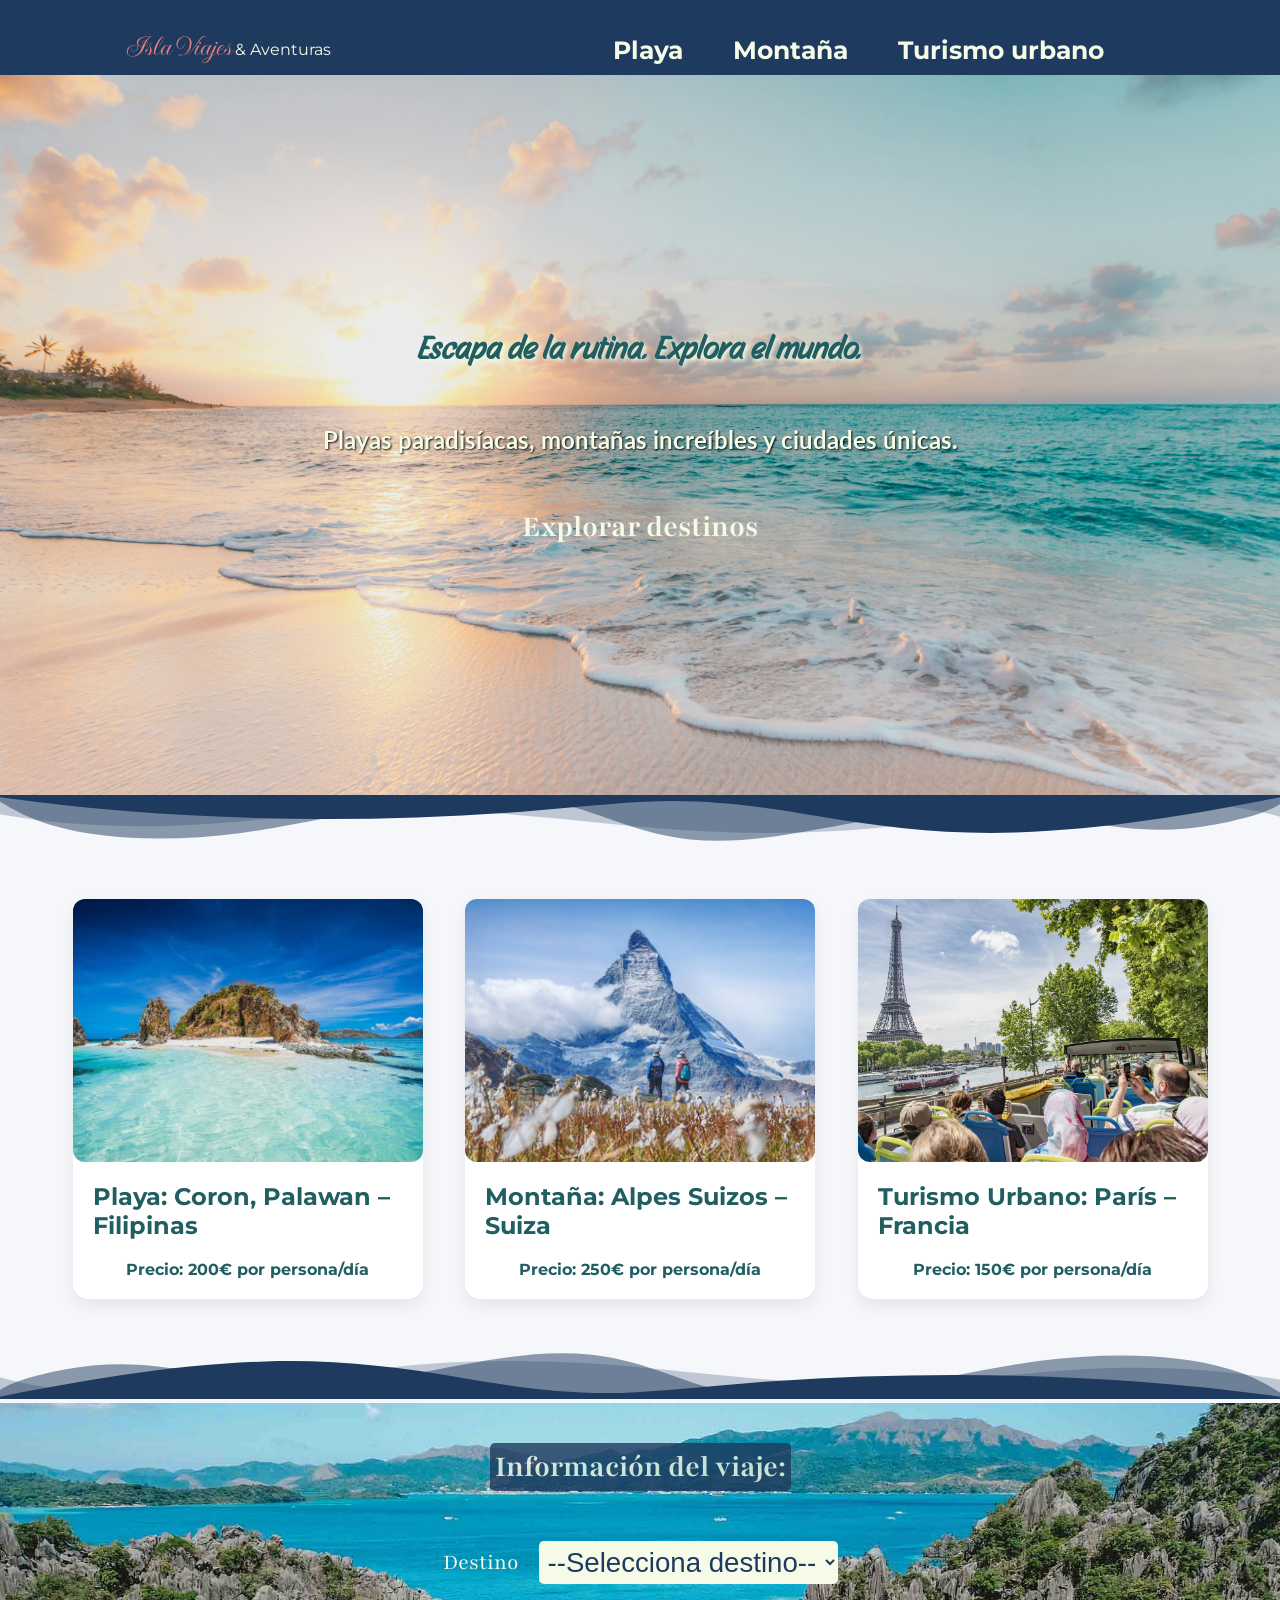
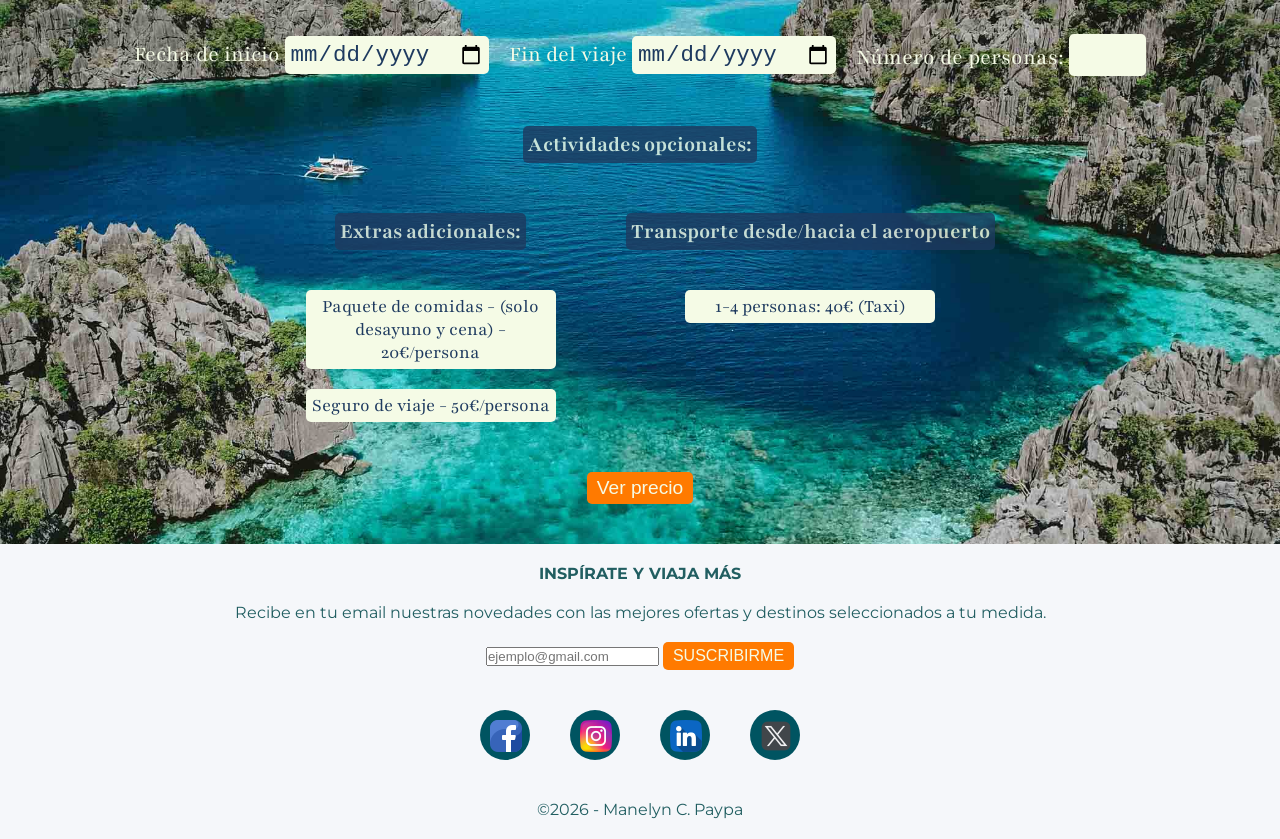
<file: index.html>
<!doctype html>
<html lang="es">
  <head>
    <meta charset="UTF-8" />
    <meta name="viewport" content="width=device-width, initial-scale=1.0" />
    <title>Isla Viajes & Aventuras  </title>
    <link rel="stylesheet" href="./css/style.css" />
    <link rel="shortcut icon" href="./img/mapa-vial.png" type="image/x-icon" />
  </head>

  <body>
    <header>
      <a href="./index.html"
        ><p><span>Isla Viajes</span> & Aventuras</p></a
      >
      <nav>
        <a href="./coron.html">Playa</a>
        <a href="./suiza.html">Montaña</a>
        <a href="./paris.html">Turismo urbano</a>
      </nav>
    </header>
    <main>
      <section id="seccion_hero">
        <h1>Escapa de la rutina. Explora el mundo.</h1>
        <p>Playas paradisíacas, montañas increíbles y ciudades únicas.</p>
        <a href="#card_destino">Explorar destinos</a>
      </section>

      <div style="overflow: hidden;">
  <svg
    preserveAspectRatio="none"
    viewBox="0 0 1200 120"
    xmlns="http://www.w3.org/2000/svg"
    style="fill: #1e3a5f; width: 100%; height: 50px;"
  >
    <path
    d="M0 0v46.29c47.79 22.2 103.59 32.17 158 28 70.36-5.37 136.33-33.31 206.8-37.5 73.84-4.36 147.54 16.88 218.2 35.26 69.27 18 138.3 24.88 209.4 13.08 36.15-6 69.85-17.84 104.45-29.34C989.49 25 1113-14.29 1200 52.47V0z"
    opacity=".25"
  />
    <path
      d="M0 0v15.81c13 21.11 27.64 41.05 47.69 56.24C99.41 111.27 165 111 224.58 91.58c31.15-10.15 60.09-26.07 89.67-39.8 40.92-19 84.73-46 130.83-49.67 36.26-2.85 70.9 9.42 98.6 31.56 31.77 25.39 62.32 62 103.63 73 40.44 10.79 81.35-6.69 119.13-24.28s75.16-39 116.92-43.05c59.73-5.85 113.28 22.88 168.9 38.84 30.2 8.66 59 6.17 87.09-7.5 22.43-10.89 48-26.93 60.65-49.24V0z"
      opacity=".5"
    />
    <path d="M0 0v5.63C149.93 59 314.09 71.32 475.83 42.57c43-7.64 84.23-20.12 127.61-26.46 59-8.63 112.48 12.24 165.56 35.4C827.93 77.22 886 95.24 951.2 90c86.53-7 172.46-45.71 248.8-84.81V0z" />
  </svg>
</div>

      <section id="card_destino">
        <a href="./coron.html">
          <div>
            <img src="./img/beach-in-coron.jpg" alt="Coron-Palawan" />
            <h2>Playa: Coron, Palawan – Filipinas</h2>
            <p>Precio: 200€ por persona/día</p>
          </div>
        </a>

        <a href="./suiza.html">
          <div>
            <img src="./img/montaña-suiza.webp" alt="montaña-suiza" />
            <h2>Montaña: Alpes Suizos – Suiza</h2>
            <p>Precio: 250€ por persona/día</p>
          </div>
        </a>

        <a href="./paris.html">
          <div>
            <img src="./img/Paris-city-tour.jpg" alt="Paris-city-tour" />
            <h2>Turismo Urbano: París – Francia</h2>
            <p>Precio: 150€ por persona/día</p>
          </div>
        </a>
      </section>

      <div style="overflow: hidden;">
  <svg
    preserveAspectRatio="none"
    viewBox="0 0 1200 120"
    xmlns="http://www.w3.org/2000/svg"
    style="fill: #1e3a5f; width: 100%; height: 50px; transform: rotate(180deg);"
  >
    <path
    d="M0 0v46.29c47.79 22.2 103.59 32.17 158 28 70.36-5.37 136.33-33.31 206.8-37.5 73.84-4.36 147.54 16.88 218.2 35.26 69.27 18 138.3 24.88 209.4 13.08 36.15-6 69.85-17.84 104.45-29.34C989.49 25 1113-14.29 1200 52.47V0z"
    opacity=".25"
  />
    <path
      d="M0 0v15.81c13 21.11 27.64 41.05 47.69 56.24C99.41 111.27 165 111 224.58 91.58c31.15-10.15 60.09-26.07 89.67-39.8 40.92-19 84.73-46 130.83-49.67 36.26-2.85 70.9 9.42 98.6 31.56 31.77 25.39 62.32 62 103.63 73 40.44 10.79 81.35-6.69 119.13-24.28s75.16-39 116.92-43.05c59.73-5.85 113.28 22.88 168.9 38.84 30.2 8.66 59 6.17 87.09-7.5 22.43-10.89 48-26.93 60.65-49.24V0z"
      opacity=".5"
    />
    <path d="M0 0v5.63C149.93 59 314.09 71.32 475.83 42.57c43-7.64 84.23-20.12 127.61-26.46 59-8.63 112.48 12.24 165.56 35.4C827.93 77.22 886 95.24 951.2 90c86.53-7 172.46-45.71 248.8-84.81V0z" />
  </svg>
</div>

      <section id="formulario">
        <h2>Información del viaje:</h2>
        <div class="form">
          <label for="destino">Destino</label>
          <select name="destino" id="destino" onchange="cambiarDestino()">
            <option value="">--Selecciona destino--</option>
            <option value="200">Playa</option>
            <option value="250">Montaña</option>
            <option value="150">Turismo urbano</option>
          </select>
        </div>
        <div class="form">
          <div>
          <label for="fecha_inicio">Fecha de inicio</label>
          <input type="date" name="fecha_inicio" id="fecha_inicio" />
          </div>
          <div>
          <label for="fecha_fin">Fin del viaje</label>
          <input type="date" name="fecha_fin" id="fecha_fin" />
          </div>
          <div>
          <label for="num_personas">Número de personas:</label>
          <input
            type="number"
            name="num_personas"
            id="num_personas"
            min="1"
            max="15"
            onchange="eligirTaxi()"
          />
          </div>
        </div>
        <div class="act_opcion">
          <h3>Actividades opcionales:</h3>
          <div id="act_playa">
            <input type="checkbox" name="actividades" id="snorkel" onclick="mostrarExtras()" value="20"/>
            <label for="snorkel">Snorkel y Island hopping - 20€/persona</label>
            <input type="checkbox" name="actividades" id="buceo" onclick="mostrarExtras()" value="100"/>
            <label for="buceo"
              >Buceo en arrecifes y naufragios - 100€/persona</label
            >
            <input type="checkbox" name="actividades" id="lago" onclick="mostrarExtras()" value="70"/>
            <label for="lago">Kayangan Lake - 70€/persona</label>
          </div>
          <div id="act_monte">
            <input type="checkbox" name="actividades" id="senderismo" onclick="mostrarExtras()" value="40"/>
            <label for="senderismo"
              >Senderismo y trekking panorámico - 40€/persona</label
            >
            <input type="checkbox" name="actividades" id="paseos_tren" onclick="mostrarExtras()" value="60"/>
            <label for="paseos_tren"
              >Bernina Express - 60€/persona</label
            >
            <input type="checkbox" name="actividades" id="ski" onclick="mostrarExtras()" value="90"/>
            <label for="ski">Ski y deportes de nieve - 90€/persona</label>
          </div>
          <div id="act_urbano">
            <input type="checkbox" name="actividades" id="eiffel" onclick="mostrarExtras()" value="30"/>
            <label for="eiffel">Visita la Torre Eiffel - 30€/persona</label>
            <input type="checkbox" name="actividades" id="museo" onclick="mostrarExtras()" value="40"/>
            <label for="museo">Museo del Louvre - 40€/persona</label>
            <input type="checkbox" name="actividades" id="crucero" onclick="mostrarExtras()" value="100"/>
            <label for="crucero">Crucero por el río Sena - 100€/persona</label>
          </div>
        </div>
        <div id="contenido_extras">
          <div class="extras">
            <h3>Extras adicionales:</h3>
            <div>
              <input type="checkbox" name="extras" id="comidas" onclick="mostrarExtras()" value="20"/>
              <label for="comidas"
                >Paquete de comidas - (solo desayuno y cena) - 20€/persona</label
              >
              <input type="checkbox" name="extras" id="seguro_viaje" onclick="mostrarExtras()" value="50"/>
              <label for="seguro_viaje">Seguro de viaje - 50€/persona</label>
            </div>
          </div>
          <div class="extras">
            <h3>Transporte desde/hacia el aeropuerto</h3>
              <div id="taxi1">
              <input type="checkbox" name="transporte" id="taxi" onclick="mostrarExtras()" value="40"/>
              <label for="taxi">1-4 personas: 40€ (Taxi)</label>
              </div>
          </div>
        </div>

        <div id="btn_calculo">
          <button onclick="calcularPrecio()">Ver precio</button>
        </div>
      </section>

      <section id="contenedor_modal">
        <div id="ventana_modal">
          <div>
          <table>
            <tr>
              <th>Destino:</th>
              <td id="destino_eligido">Playa</td>
            </tr>
            <tr>
              <th>Fechas:</th>
              <td id="contar_fechas"></td>
            </tr>
            <tr>
              <th>Personas:</th>
              <td id="contar_personas"></td>
            </tr>
            <tr>
              <th colspan="2">Extras:</th>
            </tr>

            <tbody id="extras_eligido">
            
            </tbody>

            <tfoot id="taxi_eligido">
            
            </tfoot>
            
          </table>
          </div>
          <div>
            <table>
              <thead>
              <tr>
                <th class="tabla_calc" colspan="5">Cálculo:</th>
              </tr>
              <tr>
                <td>Base:</td>
                <td id="precio_base">200€</td>
                <td id="dias_base"></td>
                <td id="personas_base"></td>
                <th id="totalBase"></th>
              </tr>
              </thead>

              <tbody id="calc_extras">
              </tbody>

              <tfoot id="total_extras">
              </tfoot>
            </table>
          </div>
          <div id="btn_salir">
              <button onclick="salirModal()">SALIR</button>
          </div>
          
        </div>
      </section>
    </main>
    
    <footer>
      <div id="correo_usuario">
        <h4>INSPÍRATE Y VIAJA MÁS</h4>
        <p>
          Recibe en tu email nuestras novedades con las mejores ofertas y
          destinos seleccionados a tu medida.
        </p>
        <div>
          <input
            type="email"
            name="email_usuario"
            id="email_usuario"
            placeholder="ejemplo@gmail.com"
          />
          <button>SUSCRIBIRME</button>
        </div>
      </div>
      <div id="icon">
        <a href="https://www.facebook.com/"
          ><img src="./img/facebook.png" alt="facebook_icon"
        /></a>
        <a href="https://www.instagram.com/"
          ><img src="./img/instagram.png" alt="instagram_icon"
        /></a>
        <a href="https://es.linkedin.com/"
          ><img src="./img/linkedin.png" alt="linkedin_icon"
        /></a>
        <a href="https://x.com/?lang=es"
          ><img src="./img/logotipos.png" alt="twitterX_icon"
        /></a>
      </div>
      <p>&copy;2026 - Manelyn C. Paypa</p>
    </footer>

    <script src="./js/index.js"></script>
  </body>
</html>
</file>
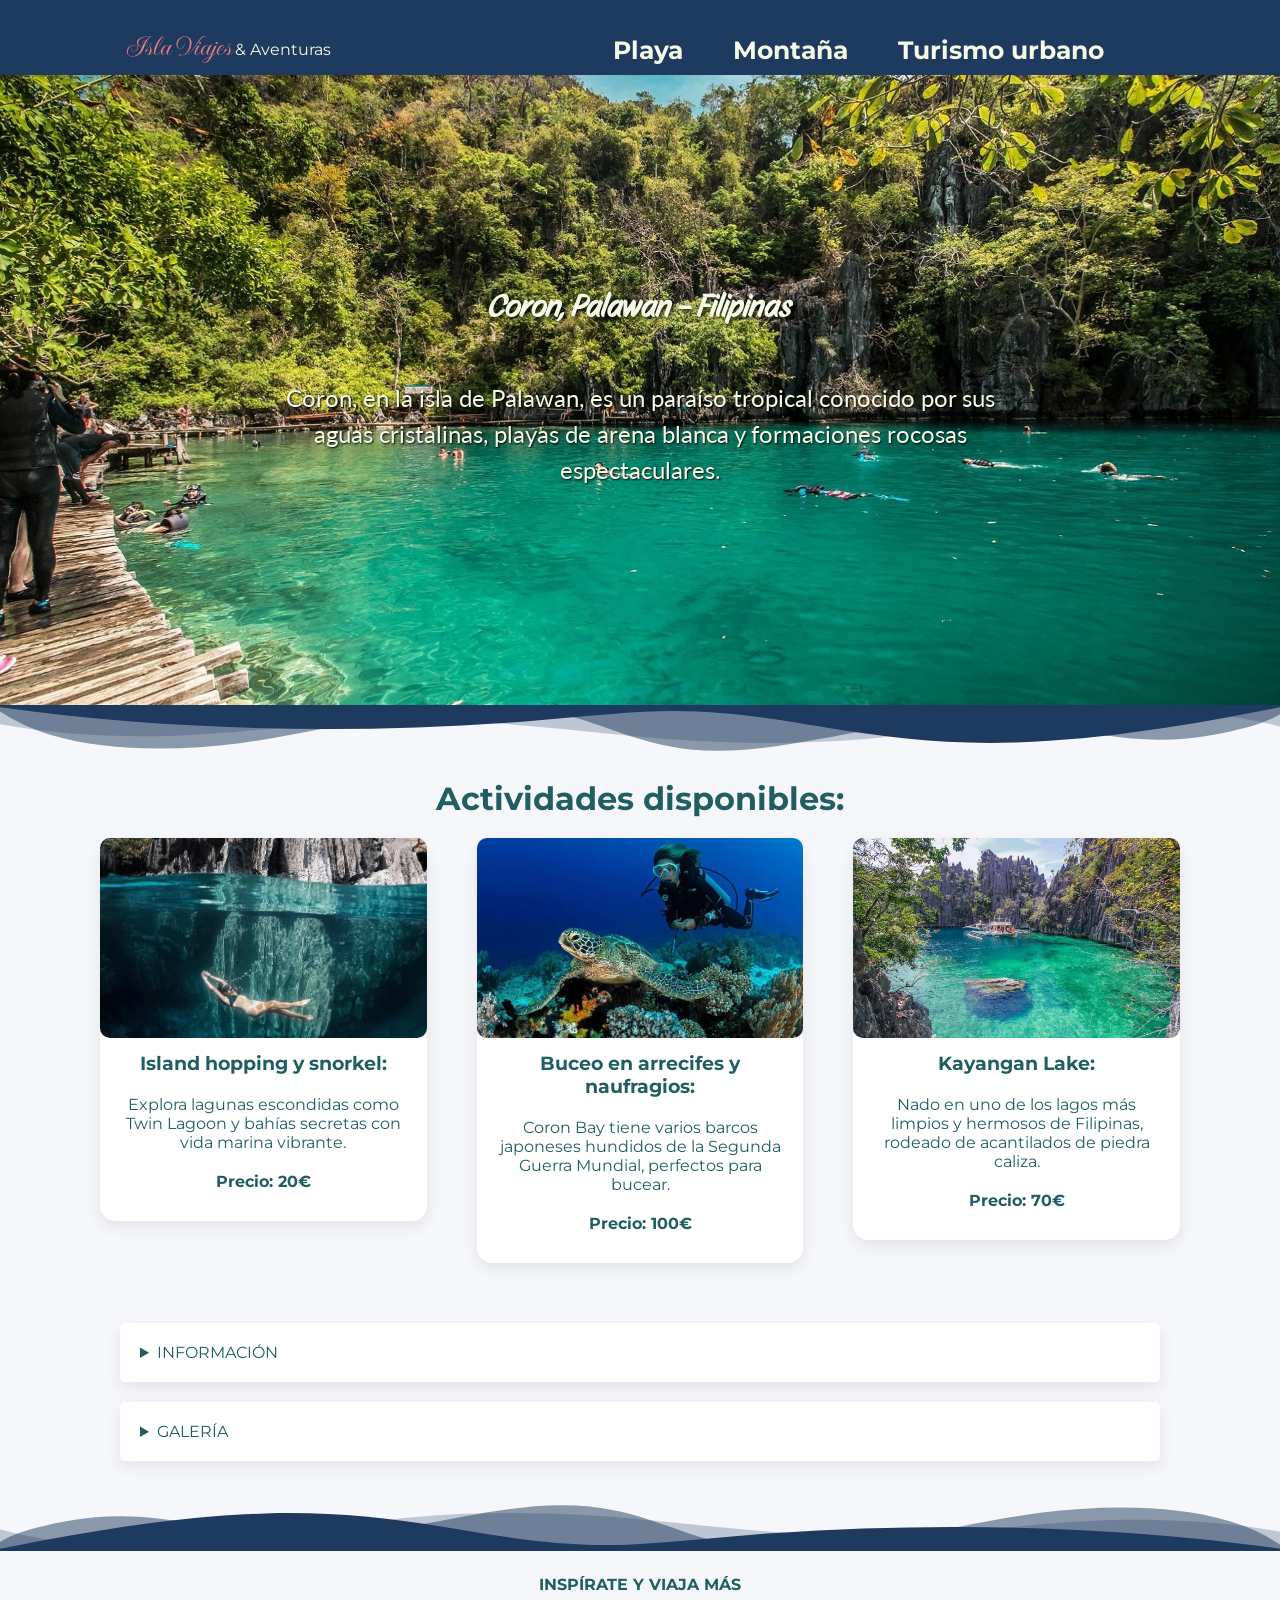
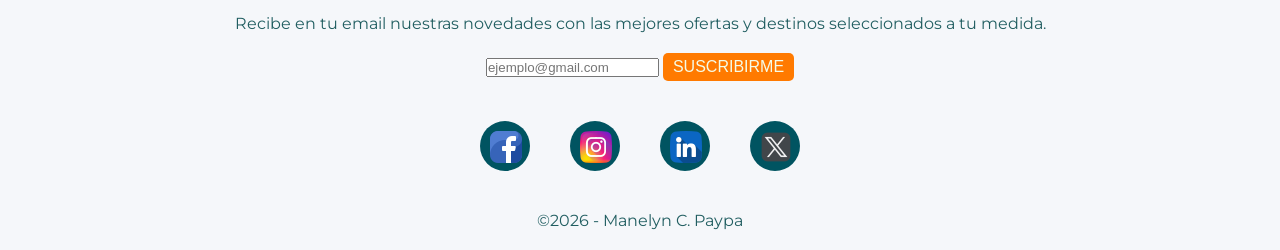
<file: coron.html>
<!DOCTYPE html>
<html lang="es">

<head>
  <meta charset="UTF-8">
  <meta name="viewport" content="width=device-width, initial-scale=1.0">
  <title>Tu Aventura A Medida</title>
  <link rel="stylesheet" href="./css/style.css">
  <link rel="shortcut icon" href="./img/mapa-vial.png" type="image/x-icon">
</head>

<body>
  <header>
    <a href="./index.html">
      <p><span>Isla Viajes</span> & Aventuras</p>
    </a>
    <nav>
      <a href="./coron.html">Playa</a>
      <a href="./suiza.html">Montaña</a>
      <a href="./paris.html">Turismo urbano</a>
    </nav>
  </header>
  <main>
    <section id="destino_hero">
       <img src="./img/Coron_heroSection.jpg" alt="Coron_heroSection">
      <div>
        <h1>Coron, Palawan – Filipinas</h1>
        <p>Coron, en la isla de Palawan, es un paraíso tropical conocido por sus aguas cristalinas, playas de arena
          blanca
          y formaciones rocosas espectaculares.
        </p>
      </div>
    </section>

    <div style="overflow: hidden;">
  <svg
    preserveAspectRatio="none"
    viewBox="0 0 1200 120"
    xmlns="http://www.w3.org/2000/svg"
    style="fill: #1e3a5f; width: 100%; height: 50px;"
  >
    <path
    d="M0 0v46.29c47.79 22.2 103.59 32.17 158 28 70.36-5.37 136.33-33.31 206.8-37.5 73.84-4.36 147.54 16.88 218.2 35.26 69.27 18 138.3 24.88 209.4 13.08 36.15-6 69.85-17.84 104.45-29.34C989.49 25 1113-14.29 1200 52.47V0z"
    opacity=".25"
  />
    <path
      d="M0 0v15.81c13 21.11 27.64 41.05 47.69 56.24C99.41 111.27 165 111 224.58 91.58c31.15-10.15 60.09-26.07 89.67-39.8 40.92-19 84.73-46 130.83-49.67 36.26-2.85 70.9 9.42 98.6 31.56 31.77 25.39 62.32 62 103.63 73 40.44 10.79 81.35-6.69 119.13-24.28s75.16-39 116.92-43.05c59.73-5.85 113.28 22.88 168.9 38.84 30.2 8.66 59 6.17 87.09-7.5 22.43-10.89 48-26.93 60.65-49.24V0z"
      opacity=".5"
    />
    <path d="M0 0v5.63C149.93 59 314.09 71.32 475.83 42.57c43-7.64 84.23-20.12 127.61-26.46 59-8.63 112.48 12.24 165.56 35.4C827.93 77.22 886 95.24 951.2 90c86.53-7 172.46-45.71 248.8-84.81V0z" />
  </svg>
</div>

    <section id="playa_actividades">
      <h2>Actividades disponibles:</h2>
      <div class="actividades">
        <div>
          <img src="./img/Coron_snorkel.jpg" alt="Coron_Bay">
          <h3>Island hopping y snorkel:</h3>
          <p>Explora lagunas escondidas como Twin Lagoon y bahías secretas con vida marina vibrante.</p>
          <p><strong>Precio: 20€</strong></p>
        </div>
        <div>
          <img src="./img/Coron_buceo1.webp" alt="Coron_buceo1">
          <h3>Buceo en arrecifes y naufragios:</h3>
          <p>Coron Bay tiene varios barcos japoneses hundidos de la Segunda Guerra Mundial, perfectos para bucear.</p>
          <p><strong>Precio: 100€</strong></p>
        </div>
        <div>
          <img src="./img/Coron_lago1.jpg" alt="Coron_lago1">
          <h3>Kayangan Lake:</h3>
          <p>Nado en uno de los lagos más limpios y hermosos de Filipinas, rodeado de acantilados de piedra caliza.</p>
          <p><strong>Precio: 70€</strong></p>
        </div>
      </div>
    </section>
    <section id="info_seccion">
      <div class="info">
        <details>
          <summary>INFORMACIÓN</summary>
          <div class="info_mapa">
            <iframe
              src="https://www.google.com/maps/embed?pb=!1m18!1m12!1m3!1d499535.07294179115!2d119.87310692455267!3d12.000929652603016!2m3!1f0!2f0!3f0!3m2!1i1024!2i768!4f13.1!3m3!1m2!1s0x33ba1ef225b0d675%3A0x68841ab9a85e968e!2sCoron%2C%20Palawan%2C%20Filipinas!5e0!3m2!1ses!2ses!4v1768985403125!5m2!1ses!2ses"
              width="400" height="300" style="border:0;" allowfullscreen="" loading="lazy"
              referrerpolicy="no-referrer-when-downgrade"></iframe>
            <p><strong>Coron, Palawan, Filipinas</strong> es un destino insular de fama mundial, conocido por sus
              impresionantes acantilados de piedra caliza, lagunas de aguas cristalinas y una rica vida marina. Es
              especialmente popular para el <em>turismo de islas</em>, <em>el esnórquel</em> y <em>el buceo</em>,
              destacándose por sus <strong><i>históricos naufragios de la Segunda Guerra Mundial</i></strong> bajo el
              mar. Los
              visitantes pueden disfrutar de increíbles maravillas naturales como el <em>Lago Kayangan</em>, el <em>Lago
                Barracuda</em>, <em>la Laguna Gemela</em> y playas de arena blanca y prístina. Coron ofrece una
              combinación perfecta de aventura, relajación y belleza tropical intacta, convirtiéndolo en uno de los
              destinos turísticos más destacados de Filipinas.</p>
          </div>

        </details>
      </div>
      <div class="info">
        <details>
          <summary>GALERÍA</summary>
          <div id="galeria">
             <img src="./img/Coron_img1.jpg" alt="Coron_img1">
             <img src="./img/Coron_img2.jpg" alt="Coron_img2">
             <img src="./img/Coron_img3.jpg" alt="Coron_img3">
             <img src="./img/Coron_img4.jpg" alt="Coron_img4">
          </div>
        </details>
      </div>
    </section>

  </main>
  <div style="overflow: hidden;">
  <svg
    preserveAspectRatio="none"
    viewBox="0 0 1200 120"
    xmlns="http://www.w3.org/2000/svg"
    style="fill: #1e3a5f; width: 100%; height: 50px; transform: rotate(180deg);"
  >
    <path
    d="M0 0v46.29c47.79 22.2 103.59 32.17 158 28 70.36-5.37 136.33-33.31 206.8-37.5 73.84-4.36 147.54 16.88 218.2 35.26 69.27 18 138.3 24.88 209.4 13.08 36.15-6 69.85-17.84 104.45-29.34C989.49 25 1113-14.29 1200 52.47V0z"
    opacity=".25"
  />
    <path
      d="M0 0v15.81c13 21.11 27.64 41.05 47.69 56.24C99.41 111.27 165 111 224.58 91.58c31.15-10.15 60.09-26.07 89.67-39.8 40.92-19 84.73-46 130.83-49.67 36.26-2.85 70.9 9.42 98.6 31.56 31.77 25.39 62.32 62 103.63 73 40.44 10.79 81.35-6.69 119.13-24.28s75.16-39 116.92-43.05c59.73-5.85 113.28 22.88 168.9 38.84 30.2 8.66 59 6.17 87.09-7.5 22.43-10.89 48-26.93 60.65-49.24V0z"
      opacity=".5"
    />
    <path d="M0 0v5.63C149.93 59 314.09 71.32 475.83 42.57c43-7.64 84.23-20.12 127.61-26.46 59-8.63 112.48 12.24 165.56 35.4C827.93 77.22 886 95.24 951.2 90c86.53-7 172.46-45.71 248.8-84.81V0z" />
  </svg>
</div>
  <footer>
    <div id="correo_usuario">
      <h4>INSPÍRATE Y VIAJA MÁS</h4>
      <p>Recibe en tu email nuestras novedades con las mejores ofertas y destinos seleccionados a tu medida.</p>
      <div>
        <input type="email" name="email_usuario" id="email_usuario" placeholder="ejemplo@gmail.com">
        <button>SUSCRIBIRME</button>
      </div>
    </div>
    <div id="icon">
      <a href="https://www.facebook.com/"><img src="./img/facebook.png" alt="facebook_icon" /></a>
      <a href="https://www.instagram.com/"><img src="./img/instagram.png" alt="instagram_icon" /></a>
      <a href="https://es.linkedin.com/"><img src="./img/linkedin.png" alt="linkedin_icon" /></a>
      <a href="https://x.com/?lang=es"><img src="./img/logotipos.png" alt="twitterX_icon" /></a>
    </div>
    <p>&copy;2026 - Manelyn C. Paypa</p>
  </footer>
</body>

</html>
</file>
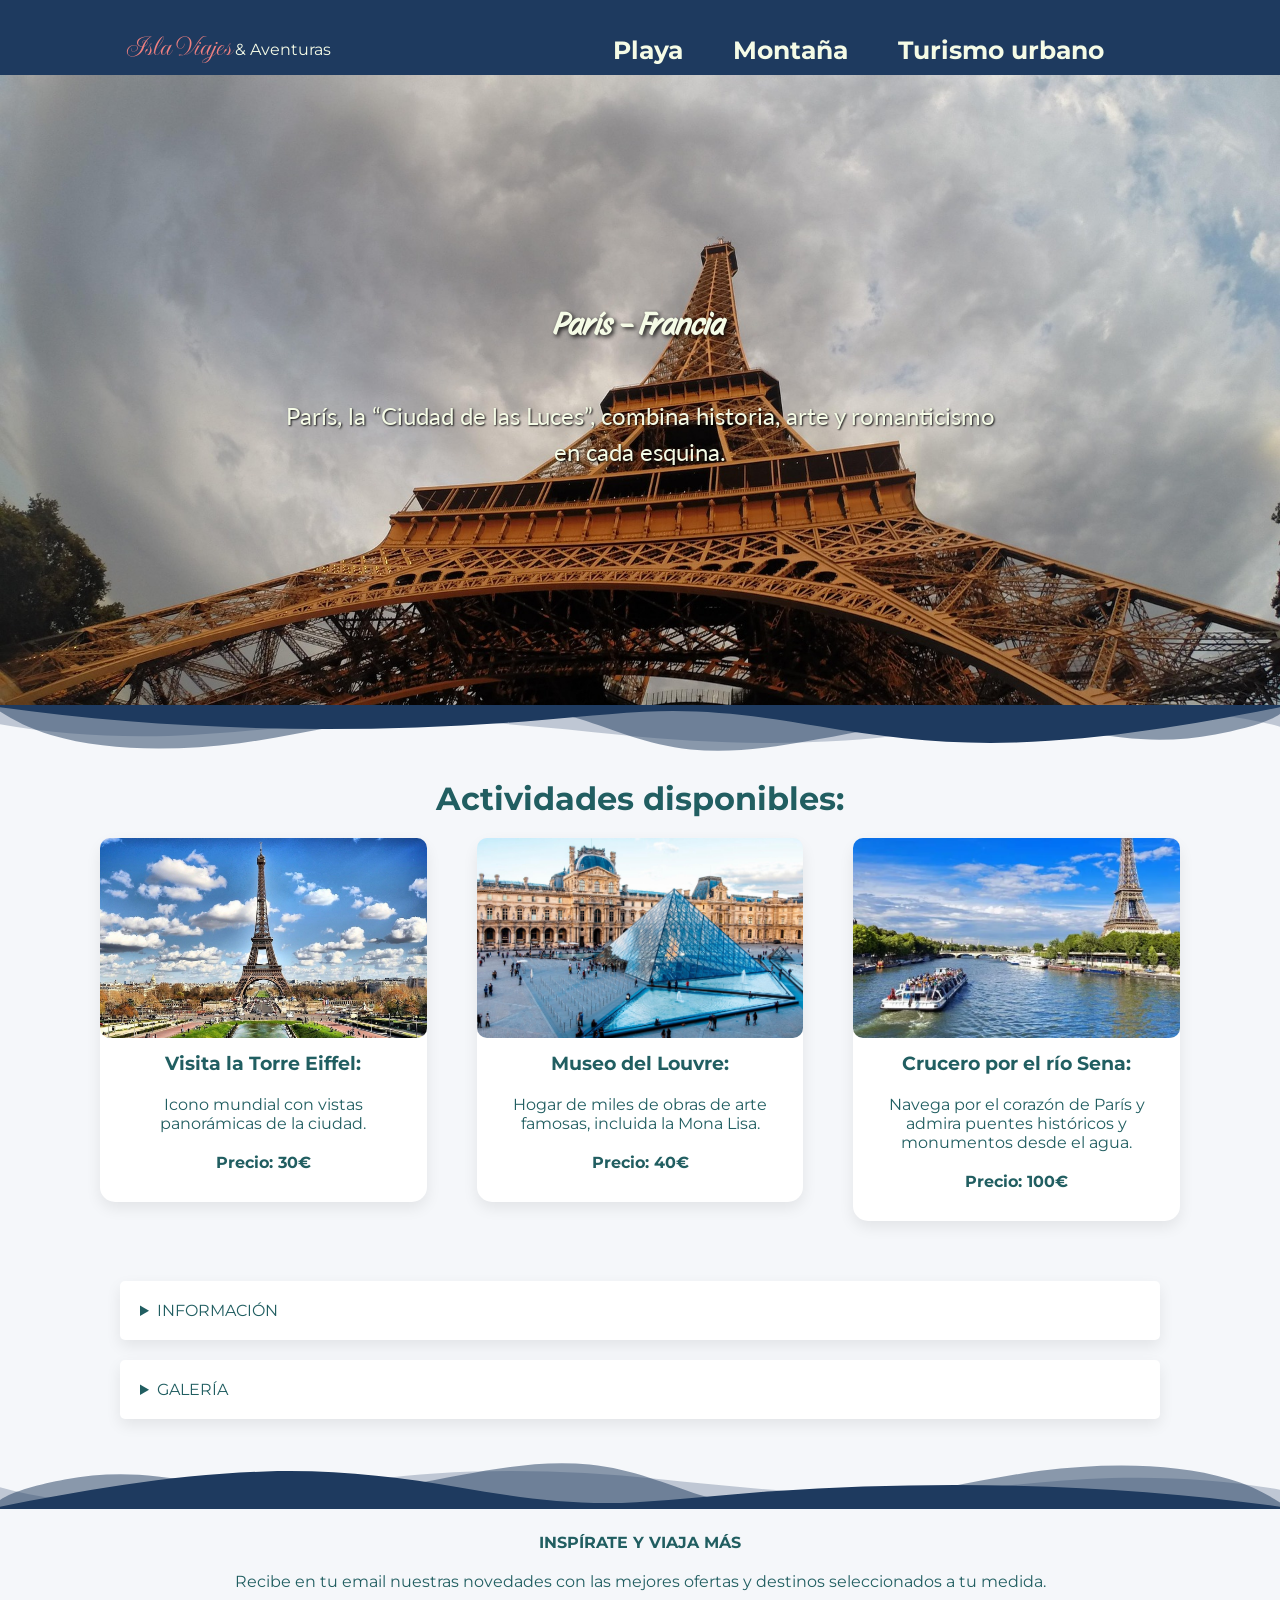
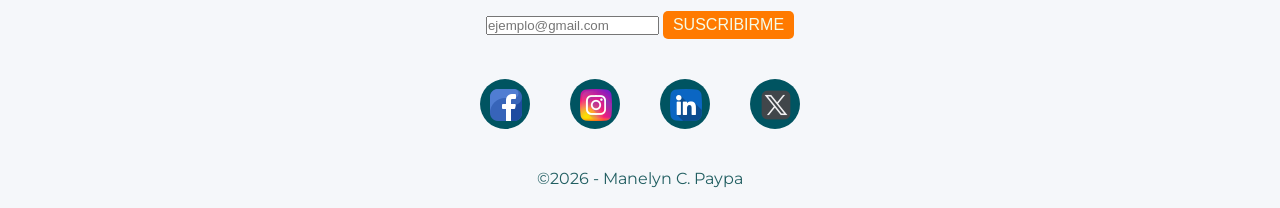
<file: paris.html>
<!DOCTYPE html>
<html lang="es">

<head>
  <meta charset="UTF-8">
  <meta name="viewport" content="width=device-width, initial-scale=1.0">
  <title>Tu Aventura A Medida</title>
  <link rel="stylesheet" href="./css/style.css">
  <link rel="shortcut icon" href="./img/mapa-vial.png" type="image/x-icon">
</head>

<body>
  <header>
    <a href="./index.html"><p><span>Isla Viajes</span> & Aventuras</p></a>
    <nav>
      <a href="./coron.html">Playa</a>
      <a href="./suiza.html">Montaña</a>
      <a href="./paris.html">Turismo urbano</a>
    </nav>
  </header>
  <main>
    <section id="destino_hero">
        <img src="./img/Paris_heroSection.jpg" alt="Paris_heroSection">
      <div>
        <h1>París – Francia</h1>
        <p>París, la “Ciudad de las Luces”, combina historia, arte y
          romanticismo en cada esquina.
        </p>
      </div>
    </section>

    <div style="overflow: hidden;">
  <svg
    preserveAspectRatio="none"
    viewBox="0 0 1200 120"
    xmlns="http://www.w3.org/2000/svg"
    style="fill: #1e3a5f; width: 100%; height: 50px;"
  >
    <path
    d="M0 0v46.29c47.79 22.2 103.59 32.17 158 28 70.36-5.37 136.33-33.31 206.8-37.5 73.84-4.36 147.54 16.88 218.2 35.26 69.27 18 138.3 24.88 209.4 13.08 36.15-6 69.85-17.84 104.45-29.34C989.49 25 1113-14.29 1200 52.47V0z"
    opacity=".25"
  />
    <path
      d="M0 0v15.81c13 21.11 27.64 41.05 47.69 56.24C99.41 111.27 165 111 224.58 91.58c31.15-10.15 60.09-26.07 89.67-39.8 40.92-19 84.73-46 130.83-49.67 36.26-2.85 70.9 9.42 98.6 31.56 31.77 25.39 62.32 62 103.63 73 40.44 10.79 81.35-6.69 119.13-24.28s75.16-39 116.92-43.05c59.73-5.85 113.28 22.88 168.9 38.84 30.2 8.66 59 6.17 87.09-7.5 22.43-10.89 48-26.93 60.65-49.24V0z"
      opacity=".5"
    />
    <path d="M0 0v5.63C149.93 59 314.09 71.32 475.83 42.57c43-7.64 84.23-20.12 127.61-26.46 59-8.63 112.48 12.24 165.56 35.4C827.93 77.22 886 95.24 951.2 90c86.53-7 172.46-45.71 248.8-84.81V0z" />
  </svg>
</div>

    <section id="playa_actividades">
      <h2>Actividades disponibles:</h2>
      <div class="actividades">
        <div>
          <img src="./img/Paris_Torre-Eiffel.jpeg" alt="Paris_Torre-Eiffel">
          <h3>Visita la Torre Eiffel:</h3>
          <p>Icono mundial con vistas panorámicas de la ciudad.</p>
          <p><strong>Precio: 30€</strong></p>
        </div>
        <div>
          <img src="./img/Paris_Museo-del-Louvre.jpg" alt="Paris_Museo-del-Louvre">
          <h3>Museo del Louvre:</h3>
          <p>Hogar de miles de obras de arte famosas, incluida la Mona Lisa.</p>
          <p><strong>Precio: 40€</strong></p>
        </div>
        <div>
          <img src="./img/Paris_Paseo-en-barco.webp" alt="Paris_Paseo-en-barco">
          <h3>Crucero por el río Sena:</h3>
          <p>Navega por el corazón de París y admira puentes históricos y monumentos desde el agua.</p>
          <p><strong>Precio: 100€</strong></p>
        </div>
      </div>

    </section>

    <section id="info_seccion">
      <div class="info">
        <details>
          <summary>INFORMACIÓN</summary>
          <div class="info_mapa">
            <iframe
              src="https://www.google.com/maps/embed?pb=!1m18!1m12!1m3!1d167997.47285664175!2d2.182227149563274!3d48.85896335349556!2m3!1f0!2f0!3f0!3m2!1i1024!2i768!4f13.1!3m3!1m2!1s0x47e66e1f06e2b70f%3A0x40b82c3688c9460!2zUGFyw61zLCBGcmFuY2lh!5e0!3m2!1ses!2ses!4v1768994796457!5m2!1ses!2ses"
              width="400" height="300" style="border:0;" allowfullscreen="" loading="lazy"
              referrerpolicy="no-referrer-when-downgrade"></iframe>
            <p><strong>París</strong> es una ciudad profundamente marcada por la historia, desde el <em>Imperio Romano</em> hasta la <em>Revolución
              Francesa</em>, que dio forma a los valores modernos de libertad y democracia. A lo largo de los siglos, ha sido
              un centro clave de arte, filosofía, moda y literatura. Monumentos como <strong>Notre Dame</strong>, el <strong>Louvre</strong> y el <strong>Arco del
              Triunfo</strong> reflejan su rico pasado histórico. Hoy, París sigue siendo un símbolo global de cultura, romance y
              elegancia, donde la historia y la modernidad conviven en cada rincón.</p>
          </div>
        </details>
      </div>
      <div class="info">
        <details>
          <summary>GALERÍA</summary>
          <div id="galeria">
            <img src="./img/Paris_img1.jpg" alt="Paris_img1">
            <img src="./img/Paris_img2.jpg" alt="Paris_img2">
            <img src="./img/Paris_img3.jpg" alt="Paris_img3">
            <img src="./img/Paris_img4.jpg" alt="Paris_img4">
          </div>
        </details>
      </div>
    </section>

  </main>

  <div style="overflow: hidden;">
  <svg
    preserveAspectRatio="none"
    viewBox="0 0 1200 120"
    xmlns="http://www.w3.org/2000/svg"
    style="fill: #1e3a5f; width: 100%; height: 50px; transform: rotate(180deg);"
  >
    <path
    d="M0 0v46.29c47.79 22.2 103.59 32.17 158 28 70.36-5.37 136.33-33.31 206.8-37.5 73.84-4.36 147.54 16.88 218.2 35.26 69.27 18 138.3 24.88 209.4 13.08 36.15-6 69.85-17.84 104.45-29.34C989.49 25 1113-14.29 1200 52.47V0z"
    opacity=".25"
  />
    <path
      d="M0 0v15.81c13 21.11 27.64 41.05 47.69 56.24C99.41 111.27 165 111 224.58 91.58c31.15-10.15 60.09-26.07 89.67-39.8 40.92-19 84.73-46 130.83-49.67 36.26-2.85 70.9 9.42 98.6 31.56 31.77 25.39 62.32 62 103.63 73 40.44 10.79 81.35-6.69 119.13-24.28s75.16-39 116.92-43.05c59.73-5.85 113.28 22.88 168.9 38.84 30.2 8.66 59 6.17 87.09-7.5 22.43-10.89 48-26.93 60.65-49.24V0z"
      opacity=".5"
    />
    <path d="M0 0v5.63C149.93 59 314.09 71.32 475.83 42.57c43-7.64 84.23-20.12 127.61-26.46 59-8.63 112.48 12.24 165.56 35.4C827.93 77.22 886 95.24 951.2 90c86.53-7 172.46-45.71 248.8-84.81V0z" />
  </svg>
</div>

  <footer>
    <div id="correo_usuario">
      <h4>INSPÍRATE Y VIAJA MÁS</h4>
      <p>Recibe en tu email nuestras novedades con las mejores ofertas y destinos seleccionados a tu medida.</p>
      <div>
        <input type="email" name="email_usuario" id="email_usuario" placeholder="ejemplo@gmail.com">
        <button>SUSCRIBIRME</button>
      </div>
    </div>
    <div id="icon">
      <a href="https://www.facebook.com/"><img src="./img/facebook.png" alt="facebook_icon" /></a>
      <a href="https://www.instagram.com/"><img src="./img/instagram.png" alt="instagram_icon" /></a>
      <a href="https://es.linkedin.com/"><img src="./img/linkedin.png" alt="linkedin_icon" /></a>
      <a href="https://x.com/?lang=es"><img src="./img/logotipos.png" alt="twitterX_icon" /></a>
    </div>
    <p>&copy;2026 - Manelyn C. Paypa</p>
  </footer>
</body>

</html>
</file>
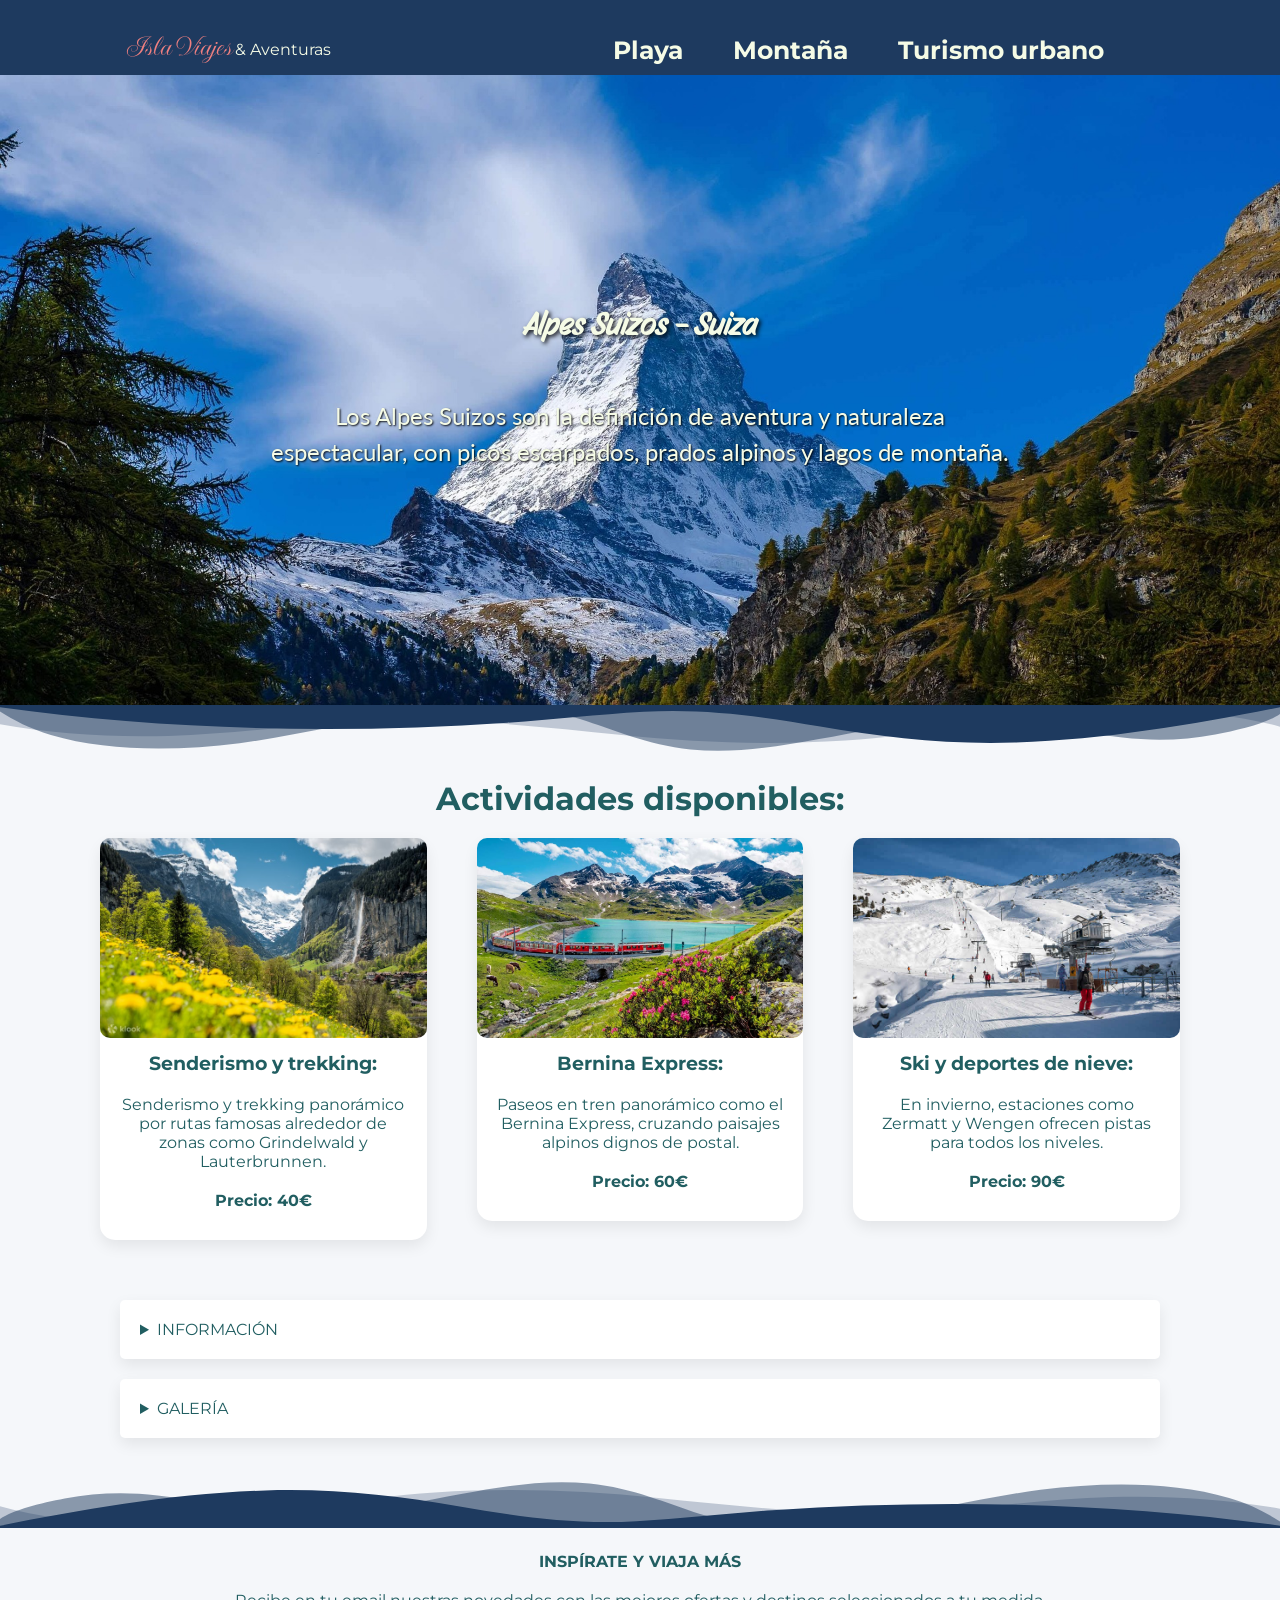
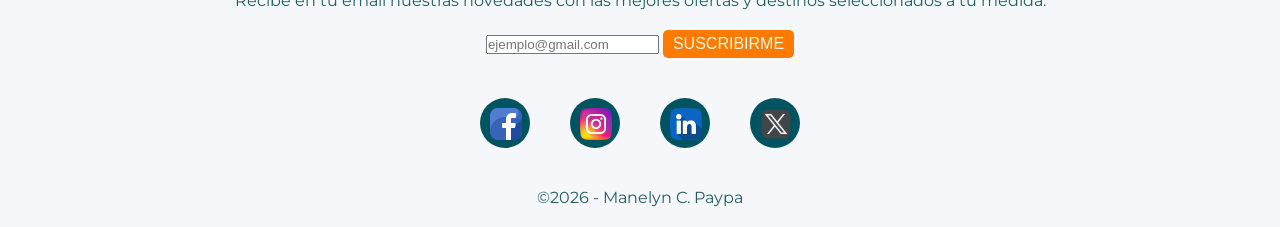
<file: suiza.html>
<!DOCTYPE html>
<html lang="es">

<head>
  <meta charset="UTF-8">
  <meta name="viewport" content="width=device-width, initial-scale=1.0">
  <title>Tu Aventura A Medida</title>
  <link rel="stylesheet" href="./css/style.css">
  <link rel="shortcut icon" href="./img/mapa-vial.png" type="image/x-icon">
</head>

<body>
  <header>
    <a href="./index.html"><p><span>Isla Viajes</span> & Aventuras</p></a>
    <nav>
      <a href="./coron.html">Playa</a>
      <a href="./suiza.html">Montaña</a>
      <a href="./paris.html">Turismo urbano</a>
    </nav>
  </header>
  <main>
    <section id="destino_hero">
       <img src="./img/Suiza_heroSection.jpg" alt="Suiza_heroSection">
      <div>
        <h1>Alpes Suizos – Suiza</h1>
        <p>Los Alpes Suizos son la definición de aventura y naturaleza espectacular,
          con picos escarpados, prados alpinos y lagos de montaña.
        </p>
      </div>
    </section>

    <div style="overflow: hidden;">
  <svg
    preserveAspectRatio="none"
    viewBox="0 0 1200 120"
    xmlns="http://www.w3.org/2000/svg"
    style="fill: #1e3a5f; width: 100%; height: 50px;"
  >
    <path
    d="M0 0v46.29c47.79 22.2 103.59 32.17 158 28 70.36-5.37 136.33-33.31 206.8-37.5 73.84-4.36 147.54 16.88 218.2 35.26 69.27 18 138.3 24.88 209.4 13.08 36.15-6 69.85-17.84 104.45-29.34C989.49 25 1113-14.29 1200 52.47V0z"
    opacity=".25"
  />
    <path
      d="M0 0v15.81c13 21.11 27.64 41.05 47.69 56.24C99.41 111.27 165 111 224.58 91.58c31.15-10.15 60.09-26.07 89.67-39.8 40.92-19 84.73-46 130.83-49.67 36.26-2.85 70.9 9.42 98.6 31.56 31.77 25.39 62.32 62 103.63 73 40.44 10.79 81.35-6.69 119.13-24.28s75.16-39 116.92-43.05c59.73-5.85 113.28 22.88 168.9 38.84 30.2 8.66 59 6.17 87.09-7.5 22.43-10.89 48-26.93 60.65-49.24V0z"
      opacity=".5"
    />
    <path d="M0 0v5.63C149.93 59 314.09 71.32 475.83 42.57c43-7.64 84.23-20.12 127.61-26.46 59-8.63 112.48 12.24 165.56 35.4C827.93 77.22 886 95.24 951.2 90c86.53-7 172.46-45.71 248.8-84.81V0z" />
  </svg>
</div>

    <section id="playa_actividades">
      <h2>Actividades disponibles:</h2>
      <div class="actividades">
        <div>
          <img src="./img/Suiza_senderesmo.jpg" alt="Suiza_senderesmo">
          <h3>Senderismo y trekking:</h3>
          <p>Senderismo y trekking panorámico por rutas famosas alrededor de zonas como Grindelwald y Lauterbrunnen.</p>
          <p><strong>Precio: 40€</strong></p>
        </div>
        <div>
          <img src="./img/Suiza_paseos-en-tren.avif" alt="Suiza_paseos-en-tren">
          <h3>Bernina Express:</h3>
          <p>Paseos en tren panorámico como el Bernina Express, cruzando paisajes alpinos dignos de postal.</p>
          <p><strong>Precio: 60€</strong></p>
        </div>
        <div>
          <img src="./img/Suiza_ski.jpg" alt="Suiza_ski">
          <h3>Ski y deportes de nieve:</h3>
          <p>En invierno, estaciones como Zermatt y Wengen ofrecen pistas para todos los niveles.</p>
          <p><strong>Precio: 90€</strong></p>
        </div>
      </div>

    </section>

    <section id="info_seccion">
      <div class="info">
        <details>
          <summary>INFORMACIÓN</summary>
          <div class="info_mapa">
            <iframe
              src="https://www.google.com/maps/embed?pb=!1m18!1m12!1m3!1d21946.96599484993!2d8.54047853696141!3d46.56013320977328!2m3!1f0!2f0!3f0!3m2!1i1024!2i768!4f13.1!3m3!1m2!1s0x478576eb2f97f733%3A0x41140a31bc0c273!2sAlpes%20suizos!5e0!3m2!1ses!2ses!4v1768994517348!5m2!1ses!2ses"
              width="400" height="300" style="border:0;" allowfullscreen="" loading="lazy"
              referrerpolicy="no-referrer-when-downgrade"></iframe>
            <p><strong>Los Alpes Suizos</strong> han sido una parte fundamental de la historia y la identidad de Suiza durante siglos.
              Estas montañas sirvieron como rutas comerciales antiguas y refugio natural para comunidades alpinas. Con
              el paso del tiempo, la región se convirtió en <em>símbolo de neutralidad</em>, <em>tradición y conexión con la
              naturaleza</em>. Hoy en día, los Alpes combinan su herencia cultural —visible en <em>pueblos tradicionales</em>,
              <em>arquitectura alpina</em> y <em>costumbres locales</em>— con <em>el turismo moderno</em>, siendo uno de los destinos de montaña
              más famosos del mundo.</p>
          </div>
        </details>
      </div>
      <div class="info">
        <details>
          <summary>GALERÍA</summary>
          <div id="galeria">
            <img src="./img/suiza_img1.jpg" alt="Suiza_img1">
            <img src="./img/suiza_img2.jpg" alt="Suiza_img2">
            <img src="./img/suiza_img3.jpg" alt="Suiza_img3">
            <img src="./img/suiza_img4.jpg" alt="Suiza_img4">
          </div>
        </details>
      </div>
    </section>

  </main>
  <div style="overflow: hidden;">
  <svg
    preserveAspectRatio="none"
    viewBox="0 0 1200 120"
    xmlns="http://www.w3.org/2000/svg"
    style="fill: #1e3a5f; width: 100%; height: 50px; transform: rotate(180deg);"
  >
    <path
    d="M0 0v46.29c47.79 22.2 103.59 32.17 158 28 70.36-5.37 136.33-33.31 206.8-37.5 73.84-4.36 147.54 16.88 218.2 35.26 69.27 18 138.3 24.88 209.4 13.08 36.15-6 69.85-17.84 104.45-29.34C989.49 25 1113-14.29 1200 52.47V0z"
    opacity=".25"
  />
    <path
      d="M0 0v15.81c13 21.11 27.64 41.05 47.69 56.24C99.41 111.27 165 111 224.58 91.58c31.15-10.15 60.09-26.07 89.67-39.8 40.92-19 84.73-46 130.83-49.67 36.26-2.85 70.9 9.42 98.6 31.56 31.77 25.39 62.32 62 103.63 73 40.44 10.79 81.35-6.69 119.13-24.28s75.16-39 116.92-43.05c59.73-5.85 113.28 22.88 168.9 38.84 30.2 8.66 59 6.17 87.09-7.5 22.43-10.89 48-26.93 60.65-49.24V0z"
      opacity=".5"
    />
    <path d="M0 0v5.63C149.93 59 314.09 71.32 475.83 42.57c43-7.64 84.23-20.12 127.61-26.46 59-8.63 112.48 12.24 165.56 35.4C827.93 77.22 886 95.24 951.2 90c86.53-7 172.46-45.71 248.8-84.81V0z" />
  </svg>
</div>
  <footer>
    <div id="correo_usuario">
      <h4>INSPÍRATE Y VIAJA MÁS</h4>
      <p>Recibe en tu email nuestras novedades con las mejores ofertas y destinos seleccionados a tu medida.</p>
      <div>
        <input type="email" name="email_usuario" id="email_usuario" placeholder="ejemplo@gmail.com">
        <button>SUSCRIBIRME</button>
      </div>
    </div>
    <div id="icon">
      <a href="https://www.facebook.com/"><img src="./img/facebook.png" alt="facebook_icon" /></a>
      <a href="https://www.instagram.com/"><img src="./img/instagram.png" alt="instagram_icon" /></a>
      <a href="https://es.linkedin.com/"><img src="./img/linkedin.png" alt="linkedin_icon" /></a>
      <a href="https://x.com/?lang=es"><img src="./img/logotipos.png" alt="twitterX_icon" /></a>
    </div>
    <p>&copy;2026 - Manelyn C. Paypa</p>
  </footer>
</body>

</html>
</file>
<file: css/style.css>
@import url('https://fonts.googleapis.com/css2?family=Imperial+Script&family=Lato:ital,wght@0,100;0,300;0,400;0,700;0,900;1,100;1,300;1,400;1,700;1,900&family=Montserrat:ital,wght@0,100..900;1,100..900&family=Playfair:ital,opsz,wght@0,5..1200,300..900;1,5..1200,300..900&family=Story+Script&display=swap');

* {
    margin: 0;
    padding: 0;
    box-sizing: border-box;
}

:root {
    --color-primary: #ff7a00;
    --color-secondary: #1e3a5f;
    --color-accent: #4da3ff;

    --color-bg: #f5f7fa;
    --color-card: #ffffff;

    --color-text: #215E61;
    --color-text-muted: #F5FBE6;
}


body {
    color: var(--color-text);
    font-size: 1em;
    background-color: var(--color-bg);
    font-family: "Montserrat", sans-serif;
}

header {
    height: 75px;
    width: 100%;
    background-color: var(--color-secondary);
    display: flex;
    justify-content: space-around;
    align-items: flex-end;
    padding: 10px;
}

header a {
    text-decoration: none;
    color: var(--color-text-muted);

}

#logo>a {
    text-decoration: none;
    font-family: "Story Script", sans-serif;
    color: var(--color-text-muted);
}

span {
    font-family: "Imperial Script", cursive;
    font-size: 30px;
    color: lightcoral;
}

nav {
    display: flex;
    flex-direction: row;
    gap: 50px;
    padding: 0 50px;

}

nav>a {
    text-decoration: none;
    color: var(--color-text-muted);
    font-weight: bold;
    font-size: 25px;
}

nav>a:hover {
    color: var(--color-accent);
    transform: scale(1.1);
}

#seccion_hero {
    width: 100%;
    min-height: 560px;
    height: clamp(560px, 80vh, 820px);
    background-image: url(../img/hero1.jfif);
    background-attachment: fixed;
    background-size: cover;
    background-position: bottom;
    object-fit: cover;
    display: flex;
    flex-direction: column;
    justify-content: center;
    align-items: center;
    gap: 40px;
    padding: 48px 24px;
    font-weight: bold;
}

/* #seccion_hero>p {
    background-color: rgba(47, 79, 79, 0.315);
    padding: 10px;
    border-radius: 5px;
    width: fit-content;
    margin: 0 auto;
} */

#destino_hero {
    width: 100%;
    min-height: 520px;
    height: clamp(520px, 70vh, 760px);
    display: flex;
    justify-content: center;
    align-items: center;
    padding: 48px 24px;
    color: var(--color-text-muted);
    position: relative;
}

#destino_hero img {
    width: 100%;
    height: 100%;
    object-fit: cover;
    position: absolute;
    top: 0;
    left: 0;
    z-index: -1;
}

/* Use this block when the destination hero uses a video. */
/* #destino_hero video {
    width: 100%;
    height: 100%;
    object-fit: cover;
    position: absolute;
    top: 0;
    left: 0;
    z-index: -1;
} */

#destino_hero>div {
    width: min(100%, 760px);
    display: flex;
    flex-direction: column;
    gap: 40px;
    align-items: center;
}

#seccion_hero>h1, #destino_hero h1 {
    max-width: 900px;
    text-align: center;
    font-size: 2rem;
    font-family: "Story Script", sans-serif;
    text-shadow: 2px 2px 4px rgba(0, 0, 0, 0.9);
    line-height: 1.5;
}

#seccion_hero>h1 {
    color: var(--color-text);
    text-shadow: 2px 2px 4px #F5FBE6;
}

#seccion_hero>a {
    text-decoration: none;
    color: var(--color-text-muted);
    font-weight: bold;
    font-size: 2rem;
    font-family: "Playfair", serif;
}

#seccion_hero>a:hover {
    background-color: var(--color-secondary);
    border-radius: 5px;
    transform: scale(1.05);
    opacity: 60%;
}

#seccion_hero>p, #destino_hero p {
    font-size: 1.5rem;
    text-align: center;
    color: var(--color-text-muted);
    font-family: "Lato", sans-serif;
    width: min(100%, 760px);
    /* background-color: rgba(47, 79, 79, 0.315); */
    padding: 10px;
    border-radius: 5px;
    margin: 0 auto;
    text-shadow: 1px 1px 2px rgba(0, 0, 0, 0.9);
    line-height: 1.5;
}

#card_destino {
    display: flex;
    justify-content: space-evenly;
    flex-wrap: wrap;
    gap: 20px;
    padding: 50px;
}

#card_destino h2,
#card_destino p {
    padding: 0 20px;
}

#formulario>h2 {
    font-size: 2rem;
    background-color: var(--color-secondary);
    padding: 5px;
    border-radius: 5px;
    opacity: 80%;
}

#card_destino>a {
    text-decoration: none;
    color: var(--color-text);
}

#card_destino>a:hover {
    color: var(--color-primary);
    transform: scale(1.05);
}

#card_destino>a>div {
    width: 350px;
    height: 400px;
    display: flex;
    flex-direction: column;
    justify-content: center;
    align-items: center;
    gap: 20px;
    background-color: var(--color-card);
    box-shadow: 0 6px 15px rgba(0, 0, 0, 0.08);
    border-radius: 15px;
    padding-bottom: 20px;
}

#card_destino>a>div>img {
    width: 100%;
    height: 300px;
    object-fit: cover;
    border-radius: 12px;
}

#card_destino>a>div>p {
    font-weight: bold;
}

#playa_actividades {
    padding:  20px 100px;
}

#playa_actividades>h2 {
    padding-bottom: 20px;
    text-align: center;
    font-size: 2rem;
}

.actividades {
    display: flex;
    justify-content: space-between;
    gap: 50px;

}

.actividades>div {
    width: 400px;
    height: max-content;
    object-fit: cover;
    background-color: var(--color-card);
    box-shadow: 0 6px 15px rgba(0, 0, 0, 0.08);
    border-radius: 15px;
    padding-bottom: 20px;
    text-align: center;
}

.actividades>div>img {
    width: 100%;
    height: 200px;
    border-radius: 10px;
    object-fit: cover;
}

.actividades h3,
.actividades p {
    padding: 10px 20px;
}

#act_monte {
    display: none;
}

#act_urbano {
    display: none;
}

#info_seccion {
    padding: 20px 100px;
}

.info {
    margin: 20px;
    padding: 20px;
    background-color: var(--color-card);
    box-shadow: 0 6px 15px rgba(0, 0, 0, 0.08);
    border-radius: 5px;
    cursor: pointer;
}

.info_mapa p {
    padding: 50px 100px;
    font-family: "Lato", sans-serif;
    font-size: 1.2rem;
    text-align: justify;
}

.info_mapa {
    display: flex;
    gap: 20px;
}

#galeria {
    width: 100%;
    padding: clamp(12px, 4vw, 40px);
    display: grid;
    grid-template-columns: repeat(auto-fit, minmax(min(100%, 320px), 1fr));
    gap: clamp(12px, 3vw, 20px);
}

#galeria img {
    width: 400px;
    border-radius: 20px;
    object-fit: cover;
}

/* #galeria video {
    display: block;
    width: 100%;
    max-width: 500px;
    aspect-ratio: 16 / 9;
    border-radius: 20px;
    object-fit: cover;
} */

#formulario {
    height: max-content;
    background-color: var(--color-card);
    color: var(--color-text-muted);
    display: flex;
    flex-direction: column;
    justify-content: flex-start;
    align-items: center;
    gap: 50px;
    padding: 40px;
    font-size: 1.2em;
    background-image: url(../img/Coron-Palawan.jpg);
    background-size: cover;
    font-family: "Playfair", serif;
}

.form {
    display: flex;
    flex-wrap: wrap;
    justify-content: center;
    align-items: center;
    gap: 20px;
    font-size: 1.2em;
}

.form input, select {
    background-color: var(--color-text-muted);
    color: var(--color-secondary);
    padding: 5px;
    font-size: 1.2em;
    border: none;
    border-radius: 5px;
    cursor: pointer;
}

.act_opcion {
    display: flex;
    flex-direction: column;
    justify-content: center;
    align-items: center;
    gap: 50px;
}

#formulario h3 {
    background-color: var(--color-secondary);
    width: max-content;
    height: max-content;
    padding: 5px;
    border-radius: 5px;
    opacity: 80%;
}

.act_opcion > div {
    display: flex;
    justify-content: center;
    align-items: center;
    flex-wrap: wrap;
    gap: 50px;
    
}

input[type="checkbox"] {
    display: none;
}

input[type="checkbox"] + label {
    cursor: pointer;
    background-color: var(--color-text-muted);
    color: var(--color-secondary);
    padding: 5px;
    border-radius: 5px;
    width: 250px;
    text-align: center;
    margin: 0 20px;
}

input[type="checkbox"] + label:hover {
    transform: scale(1.05);
}

input[type="checkbox"]:checked +label {
    background-color: var(--color-accent);
    color: var(--color-text-muted);
}

#contenido_extras {
    display: flex;
    justify-content: space-between;
    align-items: baseline;
    gap: 50px;
}

.extras {
    display: flex;
    flex-direction: column;
    align-items: center;
    gap: 20px;
}

.extras>div {
    display: flex;
    flex-direction: column;
    gap: 20px;
    margin-top: 20px;
    cursor: pointer;
}

#contenedor_modal {
    display: flex;
    justify-content: center;
    align-items: center;
    width: 100%;
    height: 100vh;
    position: fixed;
    top: 0;
    left: 0;
    background-color: var(--color-bg);
    opacity:0.9;
    display: none;
}

#ventana_modal {
    background-color: var(--color-secondary);
    box-shadow: 0 6px 15px rgba(0, 0, 0, 0.08);
    border-radius: 10px;
    display: flex;
    flex-direction: column;
    align-items: center;
    gap: 40px;
    margin: 20px;
    padding: 40px;
    width: max-content;
}

table {
    padding: 10px;
    background-color: var(--color-bg);
    box-shadow: 0 6px 15px rgba(0, 0, 0, 0.5);
    border-radius: 5px;
}

th:not(.tabla_calc) {
    text-align: left;
}

td {
    padding-right: 20px;
}

.tabla_calc {
    padding: 0 0 20px;
}

#total_extras {
    margin: 5px 0 0 5px;
    border: 1px solid;
}

tfoot>tr {
    border-top: 2px solid var(--color-accent);
}

footer {
    display: flex;
    flex-direction: column;
    justify-content: center;
    align-items: center;
    height: max-content;
    padding: 20px;
}

button{
    border: none;
    padding: 5px 10px;
    border-radius: 5px;
    background-color: var(--color-primary);
    color: var(--color-text-muted);
    cursor: pointer;
    font-size: 1em;
}

button:hover {
    background-color: #e66c00;
    transform: scale(1.1);
}

button:active {
    background-color: #af7034;
}

#correo_usuario {
    display: flex;
    flex-direction: column;
    align-items: center;
    gap: 20px;
}

#icon {
    padding: 40px;
    display: flex;
    justify-content: center;
    gap: 40px;
}

#icon>a {
    padding: 10px;
    display: inline-block;
    width: 50px;
    height: 50px;
    border-radius: 50%;
    background-color: #005461;
}

#icon>a:hover {
    background-color: #00373f;
}



@media (width <= 600px) {
    header {
        gap: 10px;
        height: max-content;
    }

    .actividades h3 {
        padding: 5px;
        text-align: center;
    }

    span {
        font-size: 1.2em;
    }

    nav {
        gap: 10px;
        padding: 0 20px;
    }

    nav>a {
        font-size: 1.1em;
    }

    #seccion_hero {
        min-height: 500px;
        height: clamp(500px, 75vh, 680px);
        gap: 28px;
        padding: 36px 20px;
        background-attachment: unset;
    }

    #seccion_hero>h1, #destino_hero h1 {
        max-width: 100%;
        font-size: clamp(1.8rem, 8vw, 2.5rem);
    }

    #seccion_hero p, #destino_hero p {
        width: min(100%, 560px);
        font-size: clamp(1rem, 4vw, 1.2rem);
        padding: 0;
    }

    #seccion_hero>a {
        font-size: 1.2rem;
    }

    #formulario {
        padding: 20px;
    }

    #contenido_extras {
        flex-wrap: wrap;
        align-items: center;
        justify-content: center;
    }

    #destino_hero {
        min-height: 500px;
        height: clamp(500px, 75vh, 680px);
        padding: 36px 20px;
    }

    #destino_hero>div {
        align-items: center;
    }

    .actividades {
        flex-wrap: wrap;
    }

    #info_seccion {
        padding: 0;
    }

    .info_mapa {
        flex-wrap: wrap;
        justify-content: center;
    }

    .info_mapa p {
        padding: 20px;
    }

}


@media (width <= 430px) {

    header>a {
        font-size: 0.7rem;
    }

    header {
        padding: 5px;
        flex-direction: column;
        align-items: center;
        gap: 6px;
    }

    span {
        font-size: 1rem;
    }

    nav {
        gap: 5px;
        width: 100%;
        padding: 0 5px;
        justify-content: space-between;
    }

    nav>a {
        font-size: 0.9em;
    }

    #seccion_hero,
    #destino_hero > div {
        gap: 20px;
    }

    /* h1 {
        font-size: 2em;
    } */

    #destino_hero h1 {
        font-size: clamp(1.7rem, 8vw, 2.2rem);
    }

    #card_destino {
        justify-content: center;
        padding: 20px;
    }

    #card_destino>a>div {
        width: 100%;
        height: max-content;
    }

    #contenido_extras {
        width: 100%;
        gap: 15px;
    }

    .extras {
        width: 100%;
        min-width: 0;
    }

    .extras>div {
        max-width: 100%;
    }

    #contenido_extras h3 {
        width: 100%;
        overflow-wrap: anywhere;
    }

    #playa_actividades {
        padding: 20px;
    }

    #icon {
        padding: 20px;
        gap: 20px;
    }

    table {
        font-size: small;
    }

}
</file>
